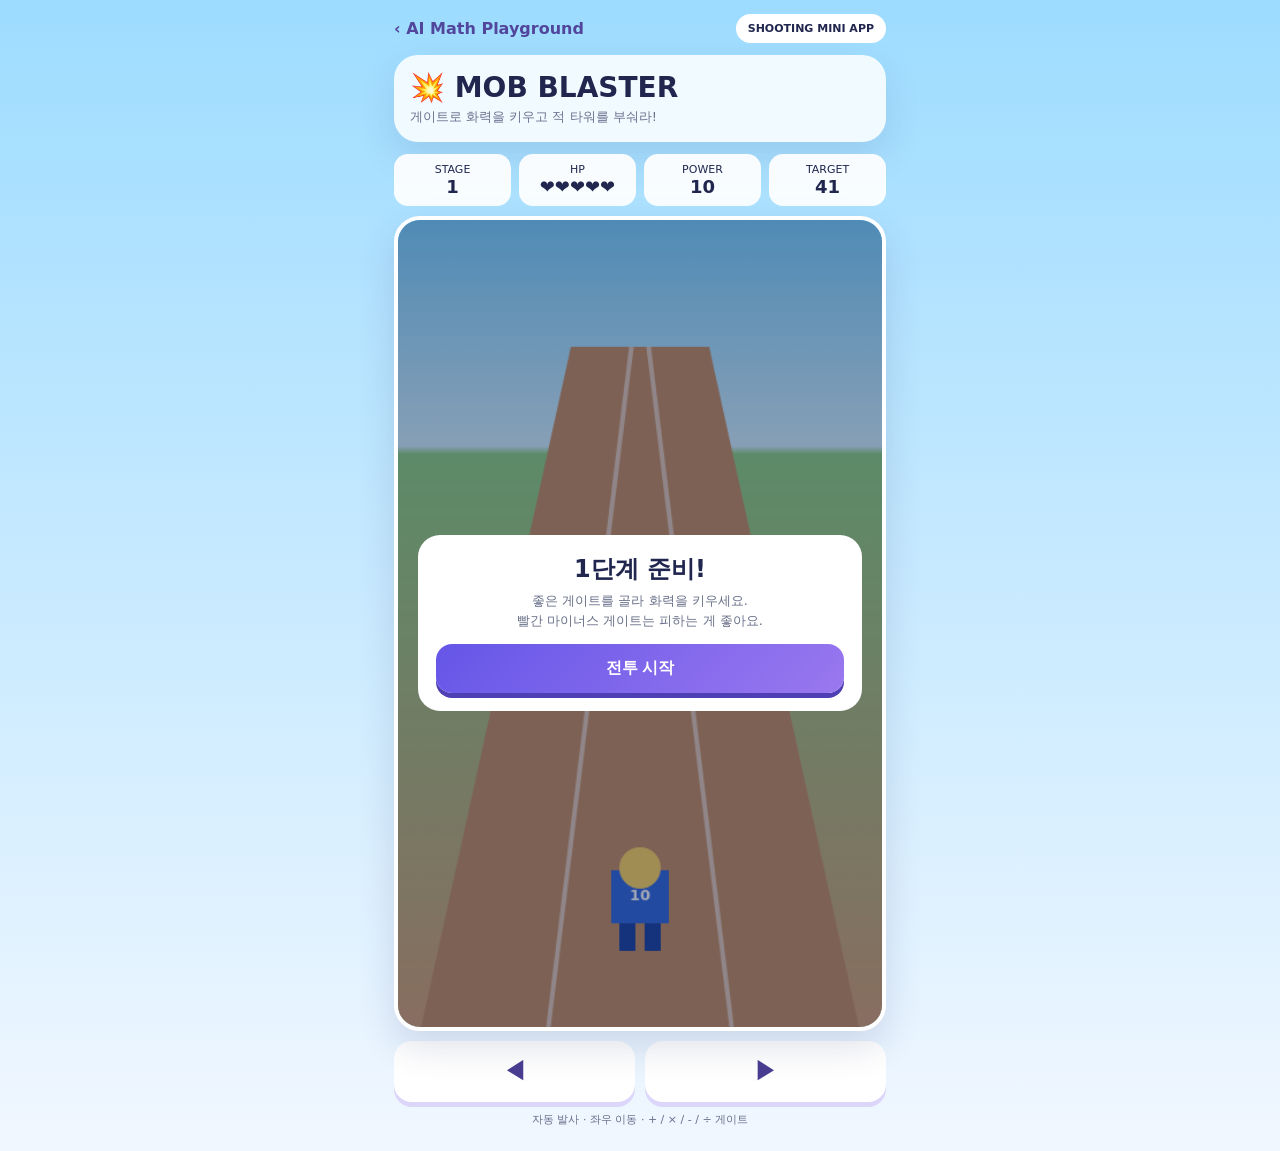
<file: miniapps/mob-blaster/index.html>
<!doctype html>
<html lang="ko">
<head>
<meta charset="utf-8">
<meta name="viewport" content="width=device-width,initial-scale=1,viewport-fit=cover">
<title>MOB BLASTER</title>
<style>
:root{--ink:#20264e;--accent:#6556e8;--pink:#ff5f9e;--good:#58cb76;--bad:#f06464}
*{box-sizing:border-box}body{margin:0;font-family:system-ui,-apple-system,Segoe UI,sans-serif;background:linear-gradient(#9ddcff,#f1f7ff);color:var(--ink)}
.wrap{max-width:520px;margin:auto;min-height:100vh;padding:14px 14px 24px}
.top{display:flex;justify-content:space-between;align-items:center;gap:8px}.top a{text-decoration:none;color:#51459c;font-weight:900}.badge{background:#fff;border-radius:999px;padding:8px 12px;font-size:11px;font-weight:900}
.hero{margin:12px 0;background:#ffffffd8;border-radius:24px;padding:16px;box-shadow:0 15px 36px #30408020}.hero h1{margin:0 0 4px;font-size:28px}.hero p{margin:0;color:#6b718e;font-size:13px}
.hud{display:grid;grid-template-columns:repeat(4,1fr);gap:8px;margin:10px 0}.hud div{background:#ffffffeb;border-radius:14px;padding:9px;text-align:center;font-size:11px}.hud b{display:block;font-size:18px}
.game{position:relative;border:4px solid #fff;border-radius:26px;overflow:hidden;box-shadow:0 16px 36px #30407028;background:#8fd5ff}
canvas{display:block;width:100%;height:auto;touch-action:none}
.overlay{position:absolute;inset:0;display:grid;place-items:center;background:#13214a66;padding:20px}.overlay.hidden{display:none}.panel{background:#fff;width:100%;border-radius:22px;padding:18px;text-align:center}.panel h2{margin:0 0 6px}.panel p{margin:0 0 14px;color:#686f88;font-size:13px;line-height:1.5}
.btn{width:100%;border:0;border-radius:16px;padding:14px;background:linear-gradient(135deg,#6556e8,#9a78ef);color:#fff;font-weight:900;font-size:16px;box-shadow:0 5px 0 #4e40b4}
.controls{display:grid;grid-template-columns:1fr 1fr;gap:10px;margin-top:10px}.control{border:0;border-radius:18px;padding:15px;background:#fff;color:#493d91;font-size:23px;font-weight:1000;box-shadow:0 5px 0 #dcd6fa}
.note{margin-top:10px;text-align:center;color:#68708a;font-size:11px}.btn,.control{touch-action:manipulation}.overlay{z-index:20}@media(max-width:390px){.hud{grid-template-columns:repeat(2,1fr)}}
</style>
</head>
<body>
<div class="wrap">
  <div class="top"><a href="../../">‹ AI Math Playground</a><div class="badge">SHOOTING MINI APP</div></div>
  <div class="hero"><h1>💥 MOB BLASTER</h1><p>게이트로 화력을 키우고 적 타워를 부숴라!</p></div>
  <div class="hud">
    <div>STAGE<b id="stage">1</b></div>
    <div>HP<b id="hp">❤️❤️❤️❤️❤️</b></div>
    <div>POWER<b id="power">10</b></div>
    <div>TARGET<b id="target">40</b></div>
  </div>
  <div class="game">
    <canvas id="game" width="420" height="700"></canvas>
    <div id="overlay" class="overlay">
      <div class="panel"><h2 id="title">1단계 준비!</h2><p id="msg">좋은 게이트를 골라 화력을 키우세요.<br>빨간 마이너스 게이트는 피하는 게 좋아요.</p><button id="start" type="button" class="btn">전투 시작</button></div>
    </div>
  </div>
  <div class="controls"><button id="left" type="button" class="control">◀</button><button id="right" type="button" class="control">▶</button></div>
  <div class="note">자동 발사 · 좌우 이동 · + / × / - / ÷ 게이트</div>
</div>
<script>
(()=>{
const c=document.getElementById('game'),x=c.getContext('2d'),$=id=>document.getElementById(id);
let stage=1,lane=1,power=10,hp=5,target=40,running=false,progress=0,last=0,speed=128,bullets=[],enemyBullets=[],gates=[],enemies=[],fx=[],enemyShotClock=0;
const lanes=[105,210,315],length=2200;
function rnd(seed){const v=Math.sin(seed*999.13)*10000;return v-Math.floor(v)}
function makeStage(){
 gates=[];enemies=[];bullets=[];fx=[];
 const waves=8+Math.min(5,Math.floor(stage/8));
 for(let i=0;i<waves;i++){
  const z=260+i*210,base=stage*41+i*17;
  const goodLane=Math.floor(rnd(base)*3),alt=(goodLane+1+Math.floor(rnd(base+5)*2))%3;
  const strong=stage>4&&rnd(base+9)>.58;
  gates.push({lane:goodLane,z,op:strong?'×':'+',v:strong?(rnd(base+11)>.5?3:2):(2+Math.floor(rnd(base+13)*7)),used:false});
  const badType=rnd(base+15);
  gates.push({lane:alt,z,op:badType>.5?'-':'÷',v:badType>.5?(2+Math.floor(rnd(base+19)*6)):2,used:false});
  if(i%2===1)enemies.push({lane:Math.floor(rnd(base+21)*3),z:z+105,hp:8+Math.floor(stage*1.8)+i*2,hit:false});
 }
 target=35+Math.floor(stage*6.5);if($('target'))$('target').textContent=target;
}
function reset(){lane=1;power=10+Math.floor(stage/5);hp=5;progress=0;enemyShotClock=0;enemyBullets=[];speed=128+Math.min(45,stage*.9);makeStage();updateHud()}
function updateHud(){if($('stage'))$('stage').textContent=stage;if($('power'))$('power').textContent=Math.max(0,Math.floor(power));if($('hp'))$('hp').textContent='❤️'.repeat(hp)+'♡'.repeat(Math.max(0,5-hp));if($('target'))$('target').textContent=target}
function move(d){if(running)lane=Math.max(0,Math.min(2,lane+d))}
function project(z){const rel=z-progress,t=1-Math.max(0,Math.min(1,rel/760));return{y:115+t*520,s:.34+t*.95}}
function fire(dt){
 fire.acc=(fire.acc||0)+dt;
 if(fire.acc>.12){fire.acc=0;bullets.push({lane,z:progress+40})}
 bullets.forEach(b=>b.z+=380*dt);
 bullets=bullets.filter(b=>b.z<progress+800);

 enemyShotClock+=dt;
 if(enemyShotClock>.75){
   enemyShotClock=0;
   const shooters=enemies.filter(e=>!e.hit&&e.z-progress>120&&e.z-progress<650);
   if(shooters.length){
     const e=shooters[Math.floor(Math.random()*shooters.length)];
     enemyBullets.push({lane:e.lane,z:e.z});
   }
 }
 enemyBullets.forEach(b=>b.z-=210*dt);
 enemyBullets=enemyBullets.filter(b=>b.z>progress-80&&b.z<progress+800);
}
function collide(){
 for(const g of gates){if(g.used)continue;const dz=g.z-progress;if(dz<45&&dz>-15&&g.lane===lane){g.used=true;if(g.op==='+')power+=g.v;if(g.op==='×')power*=g.v;if(g.op==='-')power=Math.max(0,power-g.v);if(g.op==='÷')power=Math.max(0,Math.floor(power/g.v));burst(lanes[lane],560,g.op==='-'||g.op==='÷'?'bad':'good');updateHud()}}
 for(const e of enemies){if(e.hit)continue;for(const b of bullets){if(Math.abs(b.z-e.z)<35&&b.lane===e.lane){e.hp-=Math.max(1,power*.035);b.z=999999;if(e.hp<=0){e.hit=true;power+=2;burst(lanes[e.lane],project(e.z).y,'good');updateHud()}break}}}
 for(const b of enemyBullets){
   if(b.hit)continue;
   if(Math.abs(b.z-progress)<38&&b.lane===lane){
     b.hit=true;hp--;burst(lanes[lane],590,'bad');updateHud();
     if(hp<=0){gameOver('적의 공격에 HP가 모두 소진됐어!');return}
   }
 }
 if(power<=0){gameOver('POWER가 0이 됐어! 마이너스 게이트를 피해야 해.')}
}
function burst(px,py,type){for(let i=0;i<12;i++)fx.push({x:px,y:py,vx:(Math.random()-.5)*140,vy:(Math.random()-.5)*140,life:.65,type})}
function updateFx(dt){fx.forEach(p=>{p.x+=p.vx*dt;p.y+=p.vy*dt;p.life-=dt});fx=fx.filter(p=>p.life>0)}
function road(){
 x.clearRect(0,0,420,700);
 let g=x.createLinearGradient(0,0,0,700);g.addColorStop(0,'#79d2ff');g.addColorStop(.28,'#d5f3ff');g.addColorStop(.29,'#8ed17d');g.addColorStop(1,'#d7a16f');x.fillStyle=g;x.fillRect(0,0,420,700);
 x.fillStyle='#c58c5d';x.beginPath();x.moveTo(150,110);x.lineTo(20,700);x.lineTo(400,700);x.lineTo(270,110);x.closePath();x.fill();
 x.strokeStyle='#ffffff88';x.lineWidth=4;for(const xx of [180,240]){x.beginPath();x.moveTo(210+(xx-210)*.25,110);x.lineTo(xx+(xx-210)*1.65,700);x.stroke()}
}
function drawGate(g){
 const p=project(g.z);if(g.z-progress< -70||g.z-progress>780)return;const px=lanes[g.lane],w=76*p.s,h=50*p.s,bad=g.op==='-'||g.op==='÷';
 x.globalAlpha=g.used?.22:1;x.fillStyle=bad?'#ef5f67':'#53c977';x.fillRect(px-w/2,p.y-h/2,w,h);x.fillStyle='#fff';x.font='900 '+Math.max(14,27*p.s)+'px system-ui';x.textAlign='center';x.textBaseline='middle';x.fillText(g.op+g.v,px,p.y);x.globalAlpha=1
}
function drawEnemy(e){
 if(e.hit)return;const p=project(e.z);if(e.z-progress< -60||e.z-progress>780)return;const px=lanes[e.lane];
 x.fillStyle='#d94b4b';x.fillRect(px-24*p.s,p.y-20*p.s,48*p.s,40*p.s);x.fillStyle='#fff';x.font='900 '+Math.max(11,17*p.s)+'px system-ui';x.textAlign='center';x.fillText(Math.max(0,Math.ceil(e.hp)),px,p.y+2)
}
function drawBullets(){
 x.fillStyle='#fff86b';for(const b of bullets){const p=project(b.z);x.beginPath();x.arc(lanes[b.lane],p.y,5*p.s+2,0,Math.PI*2);x.fill()}
 x.fillStyle='#ff4f68';for(const b of enemyBullets){if(b.hit)continue;const p=project(b.z);x.beginPath();x.arc(lanes[b.lane],p.y,6*p.s+2,0,Math.PI*2);x.fill()}
}
function drawPlayer(){
 const px=lanes[lane];x.save();x.translate(px,592);x.fillStyle='#2d65db';x.fillRect(-25,-28,50,46);x.fillStyle='#173e9e';x.fillRect(-18,18,14,24);x.fillRect(4,18,14,24);x.fillStyle='#ffd45c';x.beginPath();x.arc(0,-30,18,0,Math.PI*2);x.fill();x.fillStyle='#fff';x.font='900 13px system-ui';x.textAlign='center';x.fillText(Math.floor(power),0,-2);x.restore()
}
function drawFx(){for(const p of fx){x.globalAlpha=Math.max(0,p.life/.65);x.fillStyle=p.type==='bad'?'#ff6a6a':'#fff06a';x.fillRect(p.x,p.y,5,5)}x.globalAlpha=1}
function gameOver(reason){
 running=false;$('title').textContent='☠️ GAME OVER';
 $('msg').innerHTML=reason+'<br>HP와 POWER를 지키면서 다시 도전해보세요.';
 $('start').textContent='다시 도전';$('overlay').classList.remove('hidden')
}
function finish(){
 if(!running)return;
 running=false;const win=power>=target;$('title').textContent=win?'🏆 타워 파괴 성공!':'💥 화력이 부족했어!';
 $('msg').innerHTML='최종 화력 <b>'+Math.floor(power)+'</b> · 목표 <b>'+target+'</b><br>'+(win?'다음 단계는 더 강한 적이 기다려요.':'마이너스 게이트를 피하고 배수 게이트를 노려보세요.');
 $('start').textContent=win?'다음 단계':'다시 도전';if(win)stage++;$('overlay').classList.remove('hidden')
}
function loop(t){if(!running)return;const dt=Math.min(.033,(t-last)/1000);last=t;progress+=speed*dt;fire(dt);collide();updateFx(dt);road();[...gates].sort((a,b)=>b.z-a.z).forEach(drawGate);enemies.forEach(drawEnemy);drawBullets();drawPlayer();drawFx();updateHud();if(progress>=length){finish();return}requestAnimationFrame(loop)}
function start(){reset();running=true;last=performance.now();$('overlay').classList.add('hidden');requestAnimationFrame(loop)}
$('start').addEventListener('click',start);$('left').addEventListener('click',()=>move(-1));$('right').addEventListener('click',()=>move(1));
let sx=null;c.addEventListener('pointerdown',e=>sx=e.clientX);c.addEventListener('pointerup',e=>{if(sx==null)return;const dx=e.clientX-sx;if(Math.abs(dx)>24)move(dx>0?1:-1);sx=null});
reset();road();drawPlayer();
})();
</script>
</body></html>
</file>
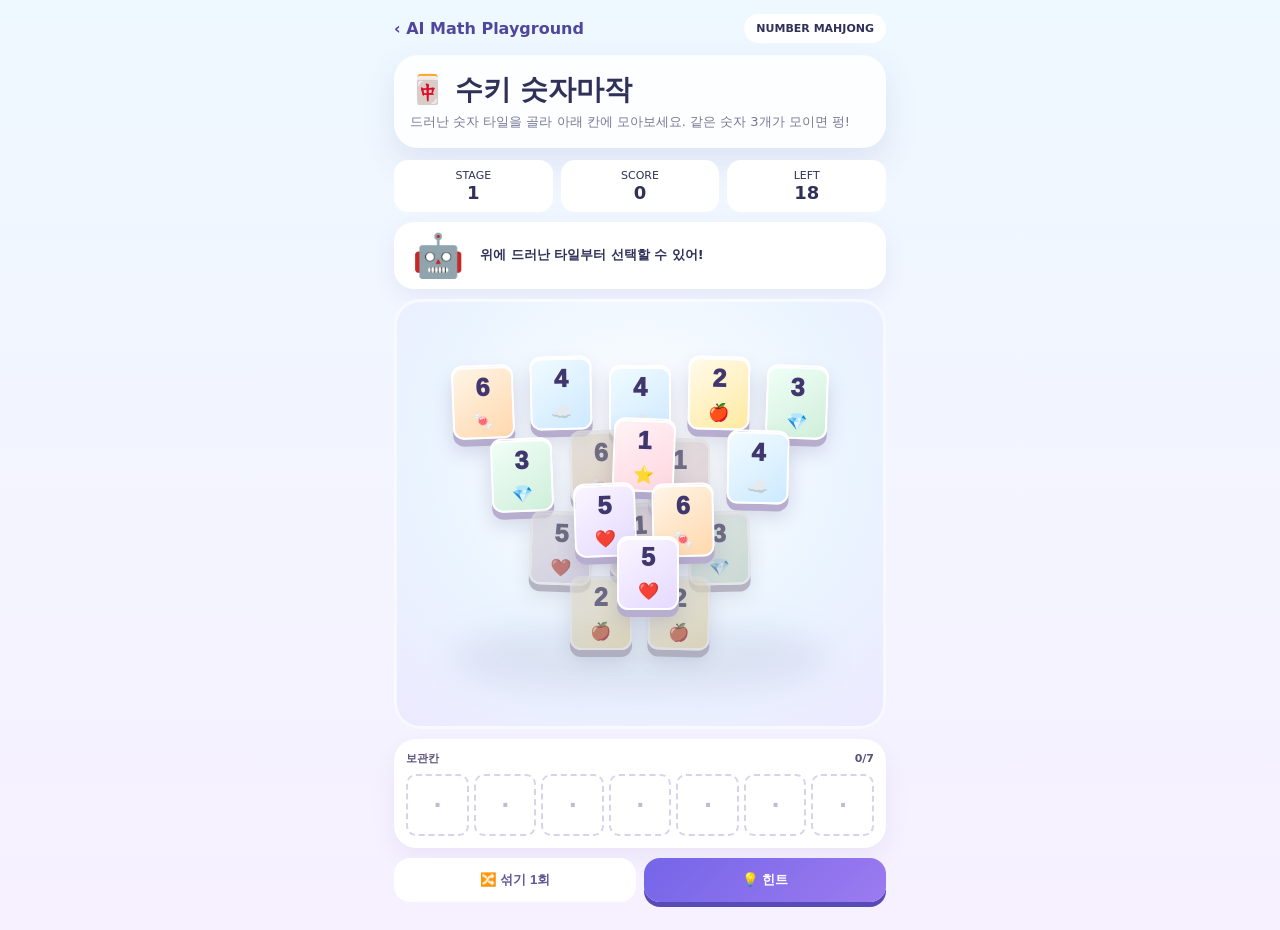
<file: miniapps/number-mahjong/index.html>
<!doctype html>
<html lang="ko">
<head>
<meta charset="utf-8">
<meta name="viewport" content="width=device-width,initial-scale=1,viewport-fit=cover">
<title>수키 숫자마작</title>
<style>
:root{--ink:#2f3158;--violet:#7465e8;--pink:#ff6f9d;--cream:#f8f4ea;--green:#72b82f}
*{box-sizing:border-box}
body{margin:0;font-family:system-ui,-apple-system,Segoe UI,sans-serif;background:linear-gradient(#eef8ff,#f7f1ff);color:var(--ink)}
.wrap{max-width:520px;margin:auto;min-height:100vh;padding:14px 14px 28px}
.top{display:flex;justify-content:space-between;align-items:center;gap:8px}
.top a{text-decoration:none;color:#51459c;font-weight:900}.badge{background:#fff;border-radius:999px;padding:8px 12px;font-size:11px;font-weight:900}
.hero{margin:12px 0;background:#ffffffdd;border-radius:24px;padding:16px;box-shadow:0 14px 34px #4d4b8c1c}
.hero h1{margin:0 0 4px;font-size:28px}.hero p{margin:0;color:#767995;font-size:13px;line-height:1.45}
.hud{display:grid;grid-template-columns:repeat(3,1fr);gap:8px;margin:10px 0}
.hud div{background:#fff;border-radius:14px;padding:9px;text-align:center;font-size:11px}.hud b{display:block;font-size:18px}
.board{position:relative;min-height:430px;border-radius:26px;overflow:hidden;background:radial-gradient(circle at 50% 35%,#fff,#eaf4ff 58%,#ece9ff 100%);box-shadow:inset 0 0 0 3px #ffffffa8}
.board:before{content:"";position:absolute;left:12%;right:12%;bottom:8%;height:17%;border-radius:50%;background:#5e578c1a;filter:blur(16px)}
.tile{position:absolute;width:62px;height:74px;border:2px solid #fff;border-radius:11px;display:grid;place-items:center;transform:translate(-50%,-50%) translate(calc(var(--z)*4px),calc(var(--z)*-7px)) rotate(var(--tilt));box-shadow:0 7px 0 #b7aecf,0 12px 20px #473f702f,inset 0 2px 0 #fff;background:linear-gradient(145deg,#fffdf7,#f2eadb);color:#40376e;font-weight:1000;cursor:pointer;transition:transform .15s ease,opacity .15s ease,filter .15s ease}
.tile span{font-size:25px;line-height:1}.tile small{font-size:17px;line-height:1}
.tile.covered{filter:saturate(.65) brightness(.87);opacity:.7;cursor:default}.tile.free:active{transform:translate(-50%,-50%) translate(calc(var(--z)*4px),calc(var(--z)*-3px)) rotate(var(--tilt)) scale(.94)}
.tile.num-1{background:linear-gradient(145deg,#fff3f6,#ffd7e0)}.tile.num-2{background:linear-gradient(145deg,#fffbed,#ffeaa0)}
.tile.num-3{background:linear-gradient(145deg,#f1fff7,#cfeeda)}.tile.num-4{background:linear-gradient(145deg,#f1fbff,#cde9ff)}
.tile.num-5{background:linear-gradient(145deg,#faf6ff,#e5d9ff)}.tile.num-6{background:linear-gradient(145deg,#fff5e8,#ffd8ad)}
.tile.num-7{background:linear-gradient(145deg,#eefcff,#bfeaf1)}.tile.num-8{background:linear-gradient(145deg,#fff1fb,#ffd1ef)}
.coach{display:grid;grid-template-columns:64px 1fr;gap:10px;align-items:center;background:#fff;border-radius:20px;padding:9px 12px;margin:10px 0;box-shadow:0 8px 22px #5d4ea214}
.coach .face{font-size:42px;text-align:center}.coach div:last-child{font-size:13px;font-weight:900;line-height:1.4}
.tray-wrap{background:#fff;border-radius:22px;padding:12px;box-shadow:0 10px 24px #5d4ea214;margin-top:10px}
.tray-head{display:flex;justify-content:space-between;align-items:center;margin-bottom:8px;font-size:11px;font-weight:900;color:#5b527a}
.tray{display:grid;grid-template-columns:repeat(7,1fr);gap:5px}.slot{aspect-ratio:1;border:2px dashed #d9d2eb;border-radius:10px;display:grid;place-items:center;color:#c1b9d5;font-weight:1000;font-size:18px}
.slot.filled{border-style:solid;color:#362f73;background:#f7f4ff;animation:pop .22s ease}
@keyframes pop{50%{transform:scale(1.1)}}
.actions{display:grid;grid-template-columns:1fr 1fr;gap:8px;margin-top:10px}.actions button{border:0;border-radius:16px;padding:13px;font-weight:900}
.primary{background:linear-gradient(135deg,#7465e8,#9c7bf0);color:#fff;box-shadow:0 5px 0 #594bb6}.ghost{background:#fff;color:#625796}
.overlay{position:absolute;inset:0;display:grid;place-items:center;background:#18234d66;padding:20px;z-index:30}.overlay.hidden{display:none}.panel{background:#fff;border-radius:22px;padding:18px;text-align:center;width:100%}.panel h2{margin:0 0 6px}.panel p{margin:0 0 14px;color:#6d708b;font-size:13px;line-height:1.5}
.celebrate{position:absolute;inset:0;pointer-events:none;overflow:hidden;z-index:25}.spark{position:absolute;font-style:normal;animation:boom 1s ease-out forwards}
@keyframes boom{0%{opacity:1;transform:translate(0,0) scale(.3)}100%{opacity:0;transform:translate(var(--dx),var(--dy)) scale(1.1) rotate(360deg)}}
@media(max-width:390px){.board{min-height:360px}.tile{width:54px;height:64px}.tile span{font-size:22px}.tray{gap:3px}.slot{font-size:16px}}
</style>
</head>
<body>
<div class="wrap">
  <div class="top"><a href="../../">‹ AI Math Playground</a><div class="badge">NUMBER MAHJONG</div></div>
  <div class="hero"><h1>🀄 수키 숫자마작</h1><p>드러난 숫자 타일을 골라 아래 칸에 모아보세요. 같은 숫자 3개가 모이면 펑!</p></div>
  <div class="hud"><div>STAGE<b id="stage">1</b></div><div>SCORE<b id="score">0</b></div><div>LEFT<b id="leftCount">0</b></div></div>
  <div class="coach"><div class="face">🤖</div><div id="status">위에 드러난 타일부터 선택할 수 있어!</div></div>
  <div id="board" class="board"><div id="celebrate" class="celebrate"></div></div>
  <div class="tray-wrap">
    <div class="tray-head"><span>보관칸</span><b id="trayCount">0/7</b></div>
    <div id="tray" class="tray"></div>
  </div>
  <div class="actions"><button id="shuffle" type="button" class="ghost">🔀 섞기 1회</button><button id="hint" type="button" class="primary">💡 힌트</button></div>
</div>
<script>
(()=>{
const $=id=>document.getElementById(id);
let stage=1,score=0,tiles=[],tray=[],locked=false,shuffleUsed=false;
const symbols=['⭐','🍎','💎','☁️','❤️','🍬','🌙','🎁'];

function rand(seed){const x=Math.sin(seed*999.31)*10000;return x-Math.floor(x)}
function shuffle(a){const b=[...a];for(let i=b.length-1;i>0;i--){const j=Math.floor(Math.random()*(i+1));[b[i],b[j]]=[b[j],b[i]]}return b}
function build(){
  const pairs=6+Math.min(2,Math.floor(stage/4));
  const values=[];for(let n=1;n<=pairs;n++)for(let k=0;k<3;k++)values.push(n);
  const vals=shuffle(values);
  const positions=[
    [18,24,0],[34,22,0],[50,24,0],[66,22,0],[82,24,0],
    [26,41,0],[42,39,0],[58,41,0],[74,39,0],
    [34,58,0],[50,56,0],[66,58,0],
    [42,73,0],[58,73,0],
    [50,38,1],[42,53,1],[58,53,1],[50,67,2],
    [26,60,1],[74,60,1],[18,48,1],[82,48,1],[34,70,2],[66,70,2]
  ];
  tiles=vals.map((v,i)=>{
    const p=positions[i%positions.length];
    return {id:i,value:v,x:p[0],y:p[1],z:p[2],removed:false};
  });
}
function covered(t){
  return tiles.some(o=>!o.removed&&o.z>t.z&&Math.abs(o.x-t.x)<10&&Math.abs(o.y-t.y)<13);
}
function render(){
  const board=$('board');board.querySelectorAll('.tile').forEach(n=>n.remove());
  tiles.forEach(t=>{
    if(t.removed)return;
    const b=document.createElement('button');b.type='button';b.className='tile num-'+t.value;
    const isCovered=covered(t);b.classList.add(isCovered?'covered':'free');
    b.style.left=t.x+'%';b.style.top=t.y+'%';b.style.setProperty('--z',t.z);b.style.setProperty('--tilt',((t.id%5)-2)*1.1+'deg');
    b.innerHTML='<span>'+t.value+'</span><small>'+symbols[(t.value-1)%symbols.length]+'</small>';
    b.disabled=isCovered||locked;b.addEventListener('click',()=>pick(t.id));board.appendChild(b);
  });
  $('leftCount').textContent=tiles.filter(t=>!t.removed).length;renderTray();
}
function renderTray(){
  const host=$('tray');host.innerHTML='';
  for(let i=0;i<7;i++){const s=document.createElement('div');s.className='slot';if(tray[i]!=null){s.classList.add('filled');s.textContent=tray[i]}else s.textContent='·';host.appendChild(s)}
  $('trayCount').textContent=tray.length+'/7';
}
function pick(id){
  if(locked)return;const t=tiles.find(x=>x.id===id);if(!t||t.removed||covered(t))return;
  t.removed=true;tray.push(t.value);score+=5;$('score').textContent=score;render();
  setTimeout(resolveTray,120);
}
function resolveTray(){
  const counts={};tray.forEach(v=>counts[v]=(counts[v]||0)+1);
  const hit=Object.keys(counts).find(k=>counts[k]>=3);
  if(hit){
    locked=true;let removed=0;tray=tray.filter(v=>{if(String(v)===String(hit)&&removed<3){removed++;return false}return true});
    score+=30;$('score').textContent=score;$('status').textContent=hit+' 세 개 완성! 펑! 🎉';fireworks(false);
    setTimeout(()=>{locked=false;render();checkEnd()},420);return;
  }
  checkEnd();
}
function checkEnd(){
  if(tiles.every(t=>t.removed)&&tray.length===0){
    locked=true;score+=100;$('score').textContent=score;$('status').textContent='스테이지 클리어! 🎉';fireworks(true);
    setTimeout(()=>{stage++;$('stage').textContent=stage;tray=[];shuffleUsed=false;locked=false;build();render();$('status').textContent='새 스테이지! 같은 숫자 3개를 모아봐!'},1200);return;
  }
  if(tray.length>=7){
    locked=true;showOverlay('😵 보관칸이 가득 찼어!','같은 숫자 3개를 더 빨리 만들어야 해.','다시 도전');
  }
}
function hint(){
  const free=tiles.filter(t=>!t.removed&&!covered(t));if(!free.length)return;
  const counts={};tray.forEach(v=>counts[v]=(counts[v]||0)+1);
  let best=free.find(t=>(counts[t.value]||0)>=2)||free.find(t=>(counts[t.value]||0)>=1)||free[0];
  $('status').textContent='힌트: '+best.value+' 타일을 찾아봐!';
  const el=[...document.querySelectorAll('.tile')].find(n=>n.querySelector('span')?.textContent==String(best.value)&&!n.disabled);
  if(el){el.animate([{transform:el.style.transform},{filter:'brightness(1.35)'},{filter:'brightness(1)'}],{duration:650,iterations:2})}
}
function shuffleFree(){
  if(shuffleUsed)return;$('status').textContent='드러난 타일을 한 번 섞었어!';
  const free=tiles.filter(t=>!t.removed&&!covered(t));const vals=shuffle(free.map(t=>t.value));free.forEach((t,i)=>t.value=vals[i]);shuffleUsed=true;$('shuffle').disabled=true;$('shuffle').textContent='🔀 사용 완료';render()
}
function fireworks(big){
  const host=$('celebrate');const n=big?42:20;for(let i=0;i<n;i++){const s=document.createElement('i');s.className='spark';s.textContent=['✨','★','●','✦'][i%4];s.style.left=(45+Math.random()*10)+'%';s.style.top=(38+Math.random()*15)+'%';s.style.setProperty('--dx',((Math.random()-.5)*(big?380:250))+'px');s.style.setProperty('--dy',((Math.random()-.55)*(big?330:220))+'px');host.appendChild(s);setTimeout(()=>s.remove(),1100)}
}
function showOverlay(title,msg,button){
 const o=document.createElement('div');o.className='overlay';o.innerHTML='<div class="panel"><h2>'+title+'</h2><p>'+msg+'</p><button type="button" class="primary">'+button+'</button></div>';$('board').appendChild(o);
 o.querySelector('button').addEventListener('click',()=>{o.remove();tray=[];shuffleUsed=false;locked=false;$('shuffle').disabled=false;$('shuffle').textContent='🔀 섞기 1회';build();render();$('status').textContent='다시 시작! 위에 드러난 타일부터 골라봐!'})
}
$('hint').addEventListener('click',hint);$('shuffle').addEventListener('click',shuffleFree);
$('stage').textContent=stage;$('score').textContent=score;build();render();
})();
</script>
</body>
</html>
</file>
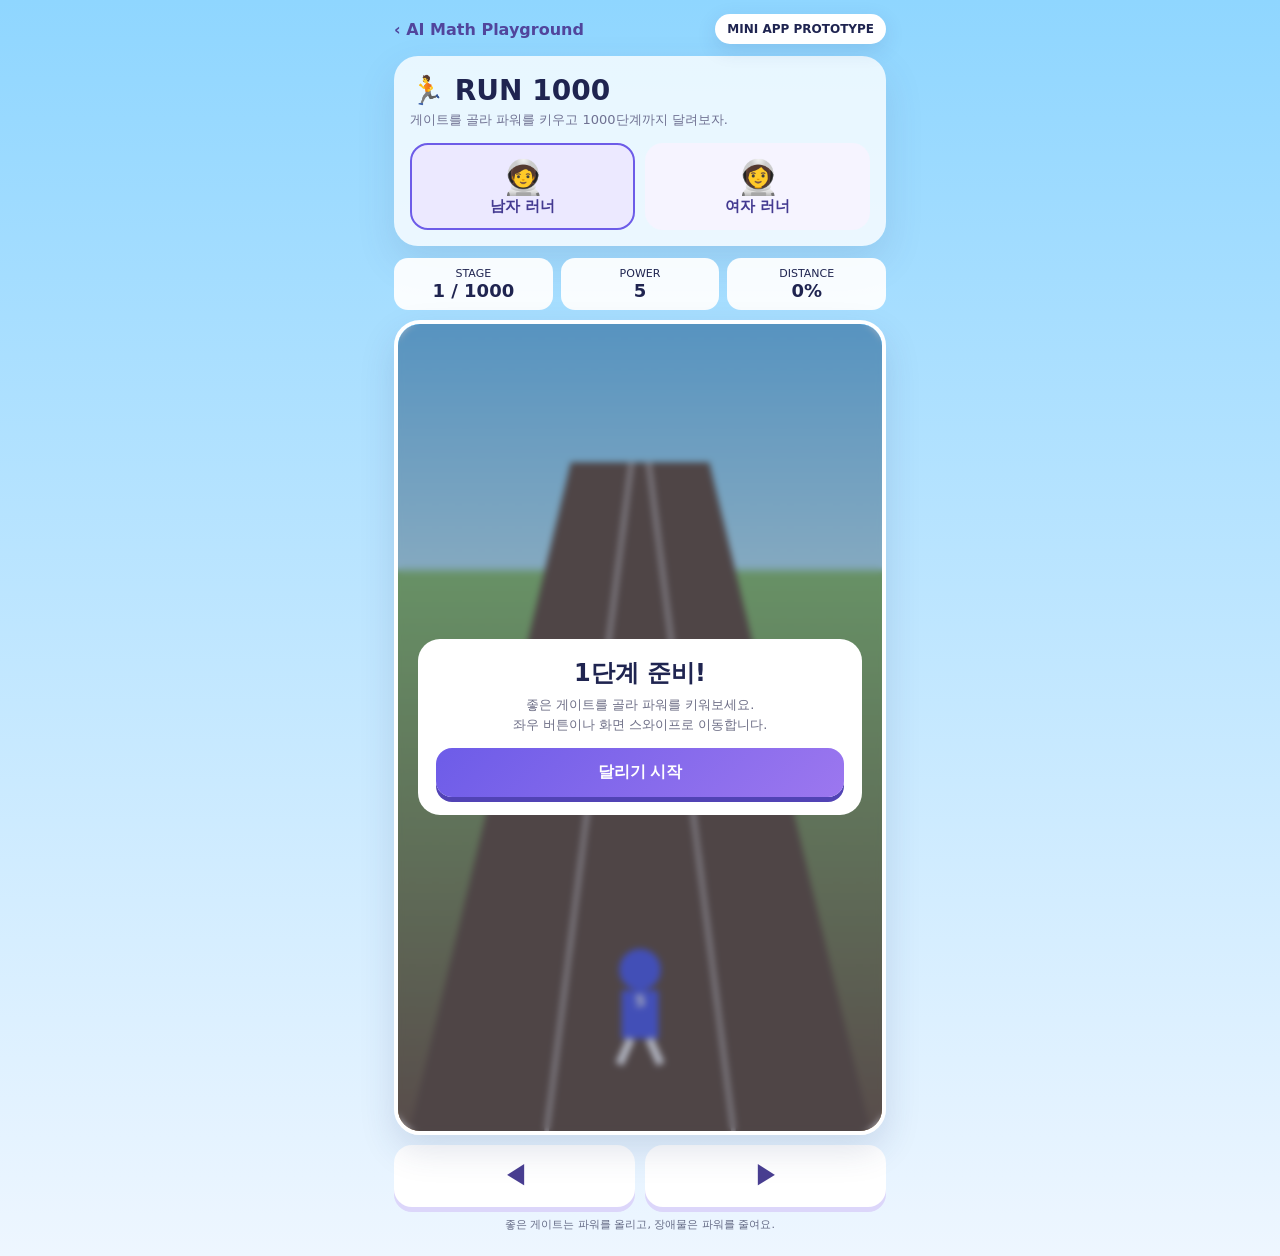
<file: miniapps/runner1000/index.html>
<!doctype html>
<html lang="ko">
<head>
<meta charset="utf-8">
<meta name="viewport" content="width=device-width,initial-scale=1,viewport-fit=cover">
<title>RUN 1000 Prototype</title>
<style>
:root{--ink:#1f2450;--accent:#6d5ce8;--pink:#ff5f9e;--card:#ffffffed}
*{box-sizing:border-box}body{margin:0;font-family:system-ui,-apple-system,Segoe UI,sans-serif;background:linear-gradient(#8fd6ff,#eef6ff);color:var(--ink)}
.wrap{max-width:520px;margin:auto;min-height:100vh;padding:14px 14px 24px}
.top{display:flex;justify-content:space-between;align-items:center;gap:8px}.top a{color:#51459c;text-decoration:none;font-weight:900}
.badge{background:#fff;border-radius:999px;padding:8px 12px;font-size:12px;font-weight:900;box-shadow:0 6px 20px #30408022}
.hero{margin:12px 0;background:#ffffffc9;border-radius:24px;padding:16px;box-shadow:0 16px 38px #40508022}.hero h1{margin:2px 0 4px;font-size:28px}.hero p{margin:0;color:#6f7192;font-size:13px}
.pick{display:grid;grid-template-columns:1fr 1fr;gap:10px;margin-top:14px}.char{border:2px solid transparent;background:#f6f4ff;border-radius:18px;padding:12px;font-size:15px;font-weight:900;color:#443a91}.char span{display:block;font-size:34px}.char.active{border-color:#6d5ce8;background:#ece9ff}
.hud{display:grid;grid-template-columns:repeat(3,1fr);gap:8px;margin:10px 0}.hud div{background:var(--card);border-radius:14px;padding:9px;text-align:center;font-size:11px}.hud b{display:block;font-size:18px}
.game{position:relative;background:linear-gradient(#7fcaff,#8ed3a5 28%,#c7aa79 29%,#8a6e53);border:4px solid #fff;border-radius:26px;overflow:hidden;box-shadow:0 15px 35px #263b7525}
canvas{display:block;width:100%;height:auto;touch-action:none}
.overlay{position:absolute;inset:0;display:grid;place-items:center;background:#17204455;backdrop-filter:blur(3px);padding:20px}.overlay.hidden{display:none}.panel{width:100%;background:#fff;border-radius:22px;padding:18px;text-align:center}.panel h2{margin:0 0 6px}.panel p{margin:0 0 14px;color:#6d6e86;font-size:13px;line-height:1.5}
.btn{width:100%;border:0;border-radius:16px;padding:14px;background:linear-gradient(135deg,#6d5ce8,#9c77ef);color:#fff;font-weight:900;font-size:16px;box-shadow:0 5px 0 #5143b5}
.controls{display:grid;grid-template-columns:1fr 1fr;gap:10px;margin-top:10px}.control{border:0;border-radius:18px;padding:15px;background:#fff;color:#493e91;font-size:24px;font-weight:1000;box-shadow:0 5px 0 #dcd6fa}.hint{margin-top:10px;text-align:center;font-size:11px;color:#656b86}
</style>
</head>
<body>
<div class="wrap">
  <div class="top"><a href="../../">‹ AI Math Playground</a><div class="badge">MINI APP PROTOTYPE</div></div>
  <div class="hero">
    <h1>🏃 RUN 1000</h1>
    <p>게이트를 골라 파워를 키우고 1000단계까지 달려보자.</p>
    <div class="pick">
      <button class="char active" data-char="boy"><span>🧑‍🚀</span>남자 러너</button>
      <button class="char" data-char="girl"><span>👩‍🚀</span>여자 러너</button>
    </div>
  </div>
  <div class="hud">
    <div>STAGE<b id="stage">1 / 1000</b></div>
    <div>POWER<b id="power">5</b></div>
    <div>DISTANCE<b id="dist">0%</b></div>
  </div>
  <div class="game">
    <canvas id="game" width="420" height="700"></canvas>
    <div id="overlay" class="overlay">
      <div class="panel"><h2 id="title">1단계 준비!</h2><p id="msg">좋은 게이트를 골라 파워를 키워보세요.<br>좌우 버튼이나 화면 스와이프로 이동합니다.</p><button id="start" class="btn">달리기 시작</button></div>
    </div>
  </div>
  <div class="controls"><button id="left" class="control">◀</button><button id="right" class="control">▶</button></div>
  <div class="hint">좋은 게이트는 파워를 올리고, 장애물은 파워를 줄여요.</div>
</div>
<script>
(()=>{
const canvas=document.getElementById('game'),ctx=canvas.getContext('2d');
const $=id=>document.getElementById(id);
let stage=Math.max(1,Math.min(1000,Number(localStorage.getItem('run1000Stage')||1)));
let character='boy',lane=1,power=5,running=false,progress=0,last=0,objects=[],speed=135,spawnIndex=0;
const lanes=[105,210,315],courseLength=2100;
const colors=['#5fd36b','#6ab5ff','#ffca52','#ff7c91'];

function rng(seed){let x=Math.sin(seed*999.91)*10000;return x-Math.floor(x)}
function makeCourse(){
  objects=[];spawnIndex=0;
  const count=9+Math.min(8,Math.floor(stage/60));
  for(let i=0;i<count;i++){
    const z=260+i*190;
    const r=rng(stage*31+i*7);
    if(i%3===2&&r<.55){
      objects.push({type:'obstacle',lane:Math.floor(rng(stage+i*13)*3),z,hit:false});
    }else{
      let a=Math.floor(rng(stage+i*5)*3),b=(a+1+Math.floor(rng(stage+i*9)*2))%3;
      const mult=stage>15&&rng(stage+i*17)>.64;
      objects.push({type:'gate',lane:a,z,op:mult?'×':'+',value:mult?(rng(i+stage)>.55?3:2):(2+Math.floor(rng(stage+i*21)*6)),hit:false});
      objects.push({type:'gate',lane:b,z,op:'+',value:1+Math.floor(rng(stage+i*23)*4),hit:false});
    }
  }
}
function reset(){
  lane=1;power=5+Math.floor((stage-1)/50);progress=0;speed=135+Math.min(75,stage*.08);makeCourse();updateHud();
}
function updateHud(){$('stage').textContent=stage+' / 1000';$('power').textContent=power;$('dist').textContent=Math.min(100,Math.floor(progress/courseLength*100))+'%'}
function start(){
  reset();running=true;last=performance.now();$('overlay').classList.add('hidden');requestAnimationFrame(loop)
}
function move(dir){if(!running)return;lane=Math.max(0,Math.min(2,lane+dir))}
function project(z){const rel=z-progress;const t=1-Math.max(0,Math.min(1,rel/720));const y=120+t*520;const scale=.35+t*.9;return{y,scale}}
function drawRoad(){
  ctx.clearRect(0,0,420,700);
  const g=ctx.createLinearGradient(0,0,0,700);g.addColorStop(0,'#79cfff');g.addColorStop(.3,'#bcefff');g.addColorStop(.31,'#91cb78');g.addColorStop(1,'#7a6450');ctx.fillStyle=g;ctx.fillRect(0,0,420,700);
  ctx.fillStyle='#6c5949';ctx.beginPath();ctx.moveTo(150,120);ctx.lineTo(10,700);ctx.lineTo(410,700);ctx.lineTo(270,120);ctx.closePath();ctx.fill();
  ctx.strokeStyle='#ffffff88';ctx.lineWidth=4;for(const x of [180,240]){ctx.beginPath();ctx.moveTo(210+(x-210)*.25,120);ctx.lineTo(x+(x-210)*1.7,700);ctx.stroke()}
}
function drawObject(o){
  const p=project(o.z);if(o.z-progress< -80||o.z-progress>760)return;
  const x=lanes[o.lane],w=70*p.scale,h=54*p.scale;
  if(o.type==='gate'){
    ctx.fillStyle=o.op==='×'?'#65b6ff':'#65d676';ctx.globalAlpha=o.hit?.25:1;ctx.fillRect(x-w/2,p.y-h/2,w,h);ctx.fillStyle='#fff';ctx.font='900 '+Math.max(14,28*p.scale)+'px system-ui';ctx.textAlign='center';ctx.textBaseline='middle';ctx.fillText(o.op+o.value,x,p.y);ctx.globalAlpha=1;
  }else{
    ctx.fillStyle='#e84e4e';ctx.globalAlpha=o.hit?.25:1;ctx.fillRect(x-w/2,p.y-h/2,w,h);ctx.fillStyle='#fff';ctx.font='900 '+Math.max(13,24*p.scale)+'px system-ui';ctx.textAlign='center';ctx.fillText('⚠',x,p.y);ctx.globalAlpha=1;
  }
}
function drawRunner(){
  const x=lanes[lane],y=590;ctx.save();ctx.translate(x,y);
  ctx.fillStyle=character==='girl'?'#ff5f9e':'#5968f2';ctx.beginPath();ctx.arc(0,-30,18,0,Math.PI*2);ctx.fill();ctx.fillRect(-16,-12,32,42);
  ctx.strokeStyle='#fff';ctx.lineWidth=7;ctx.beginPath();ctx.moveTo(-8,30);ctx.lineTo(-18,52);ctx.moveTo(8,30);ctx.lineTo(18,52);ctx.stroke();
  ctx.fillStyle='#fff';ctx.font='900 14px system-ui';ctx.textAlign='center';ctx.fillText(power,0,2);ctx.restore()
}
function collide(){
  for(const o of objects){if(o.hit)continue;const dz=o.z-progress;if(dz<55&&dz>-15&&o.lane===lane){o.hit=true;if(o.type==='gate'){power=o.op==='×'?power*o.value:power+o.value}else{power=Math.max(1,power-3)}updateHud()}}
}
function finish(){
  running=false;const boss=12+Math.floor(stage*1.35);
  const win=power>=boss;
  $('title').textContent=win?'🎉 스테이지 클리어!':'💥 조금 부족해!';
  $('msg').innerHTML='내 파워 <b>'+power+'</b> · 목표 파워 <b>'+boss+'</b><br>'+(win?(stage<1000?'다음 단계로 이동합니다.':'1000단계 완주!'):'게이트 조합을 바꿔 다시 도전해보세요.');
  $('start').textContent=win&&stage<1000?'다음 단계':'다시 도전';
  if(win&&stage<1000){stage++;localStorage.setItem('run1000Stage',stage)}
  $('overlay').classList.remove('hidden');updateHud()
}
function loop(t){if(!running)return;const dt=Math.min(.033,(t-last)/1000);last=t;progress+=speed*dt;collide();drawRoad();[...objects].sort((a,b)=>b.z-a.z).forEach(drawObject);drawRunner();updateHud();if(progress>=courseLength){finish();return}requestAnimationFrame(loop)}
document.querySelectorAll('.char').forEach(b=>b.addEventListener('click',()=>{character=b.dataset.char;document.querySelectorAll('.char').forEach(x=>x.classList.toggle('active',x===b))}));
$('start').addEventListener('click',start);$('left').addEventListener('click',()=>move(-1));$('right').addEventListener('click',()=>move(1));
let sx=null;canvas.addEventListener('pointerdown',e=>sx=e.clientX);canvas.addEventListener('pointerup',e=>{if(sx==null)return;const dx=e.clientX-sx;if(Math.abs(dx)>25)move(dx>0?1:-1);sx=null});
reset();drawRoad();drawRunner();
})();
</script>
</body></html>
</file>
